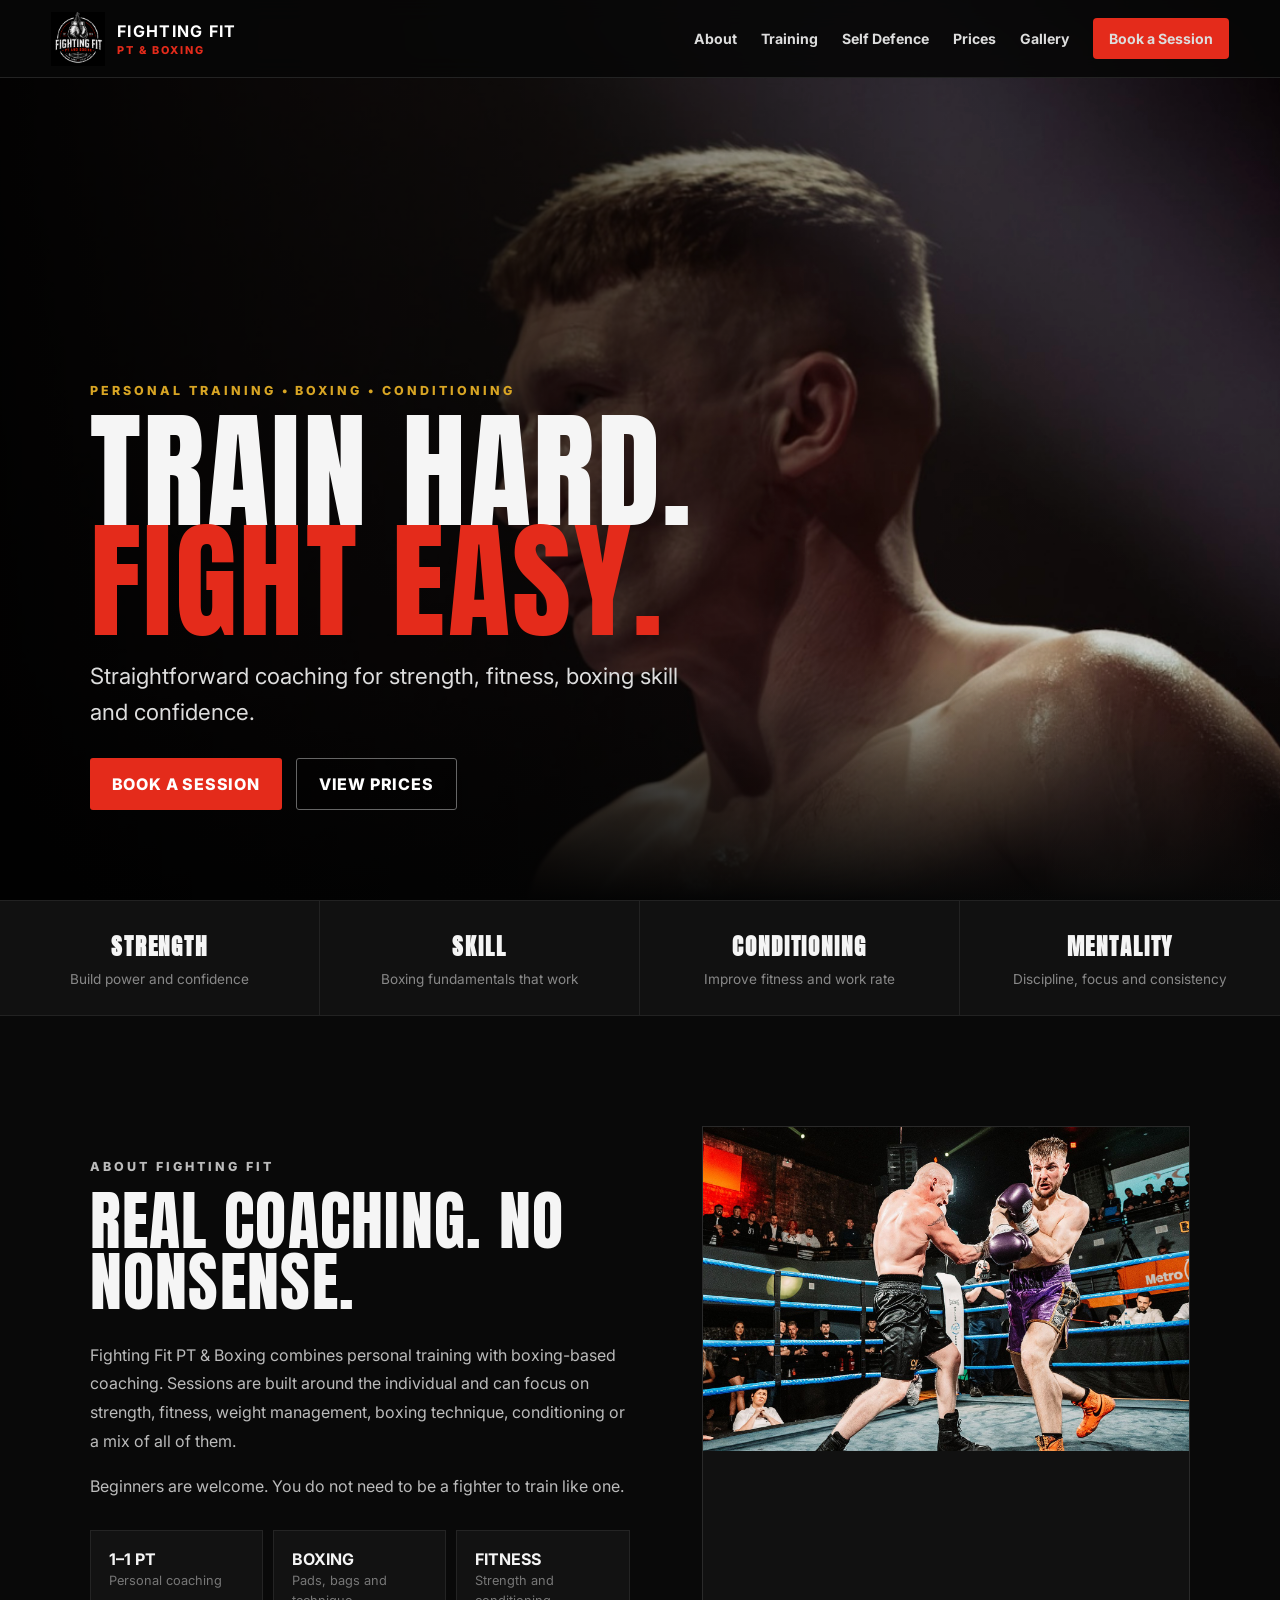
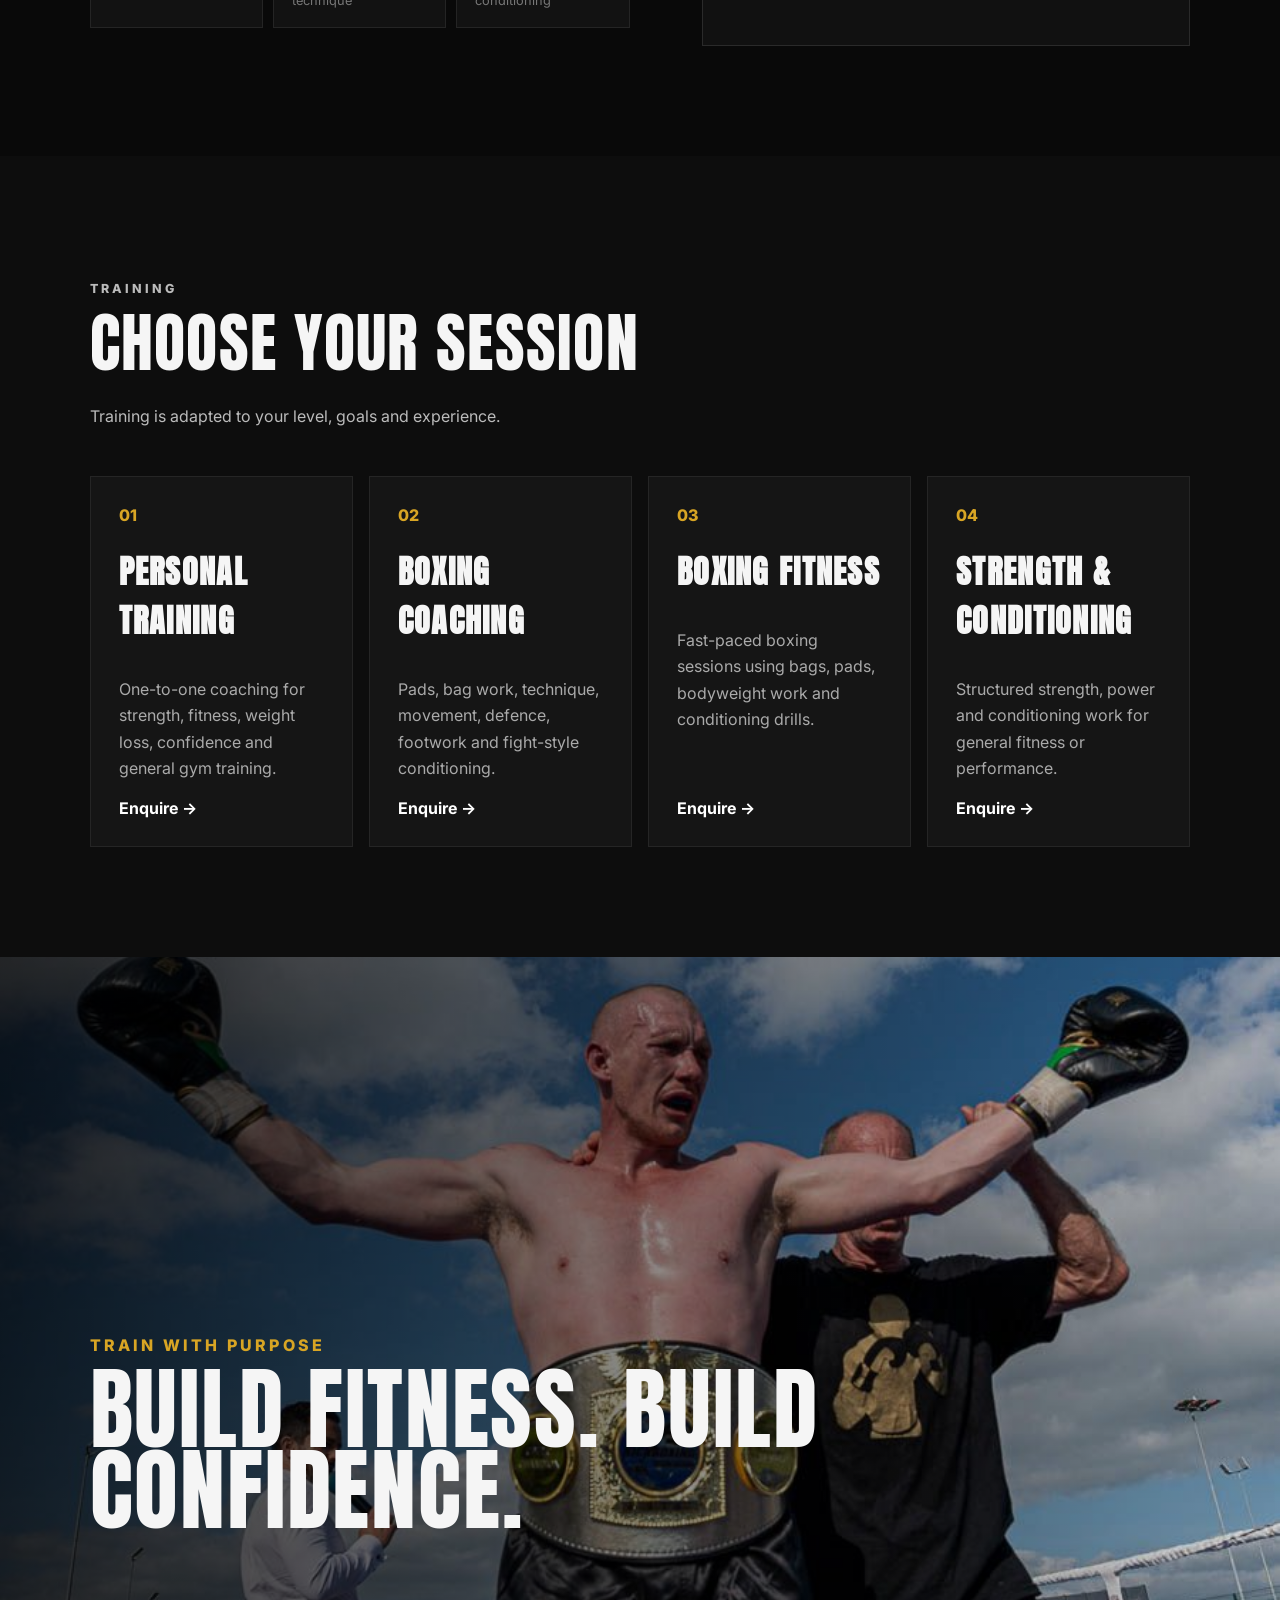
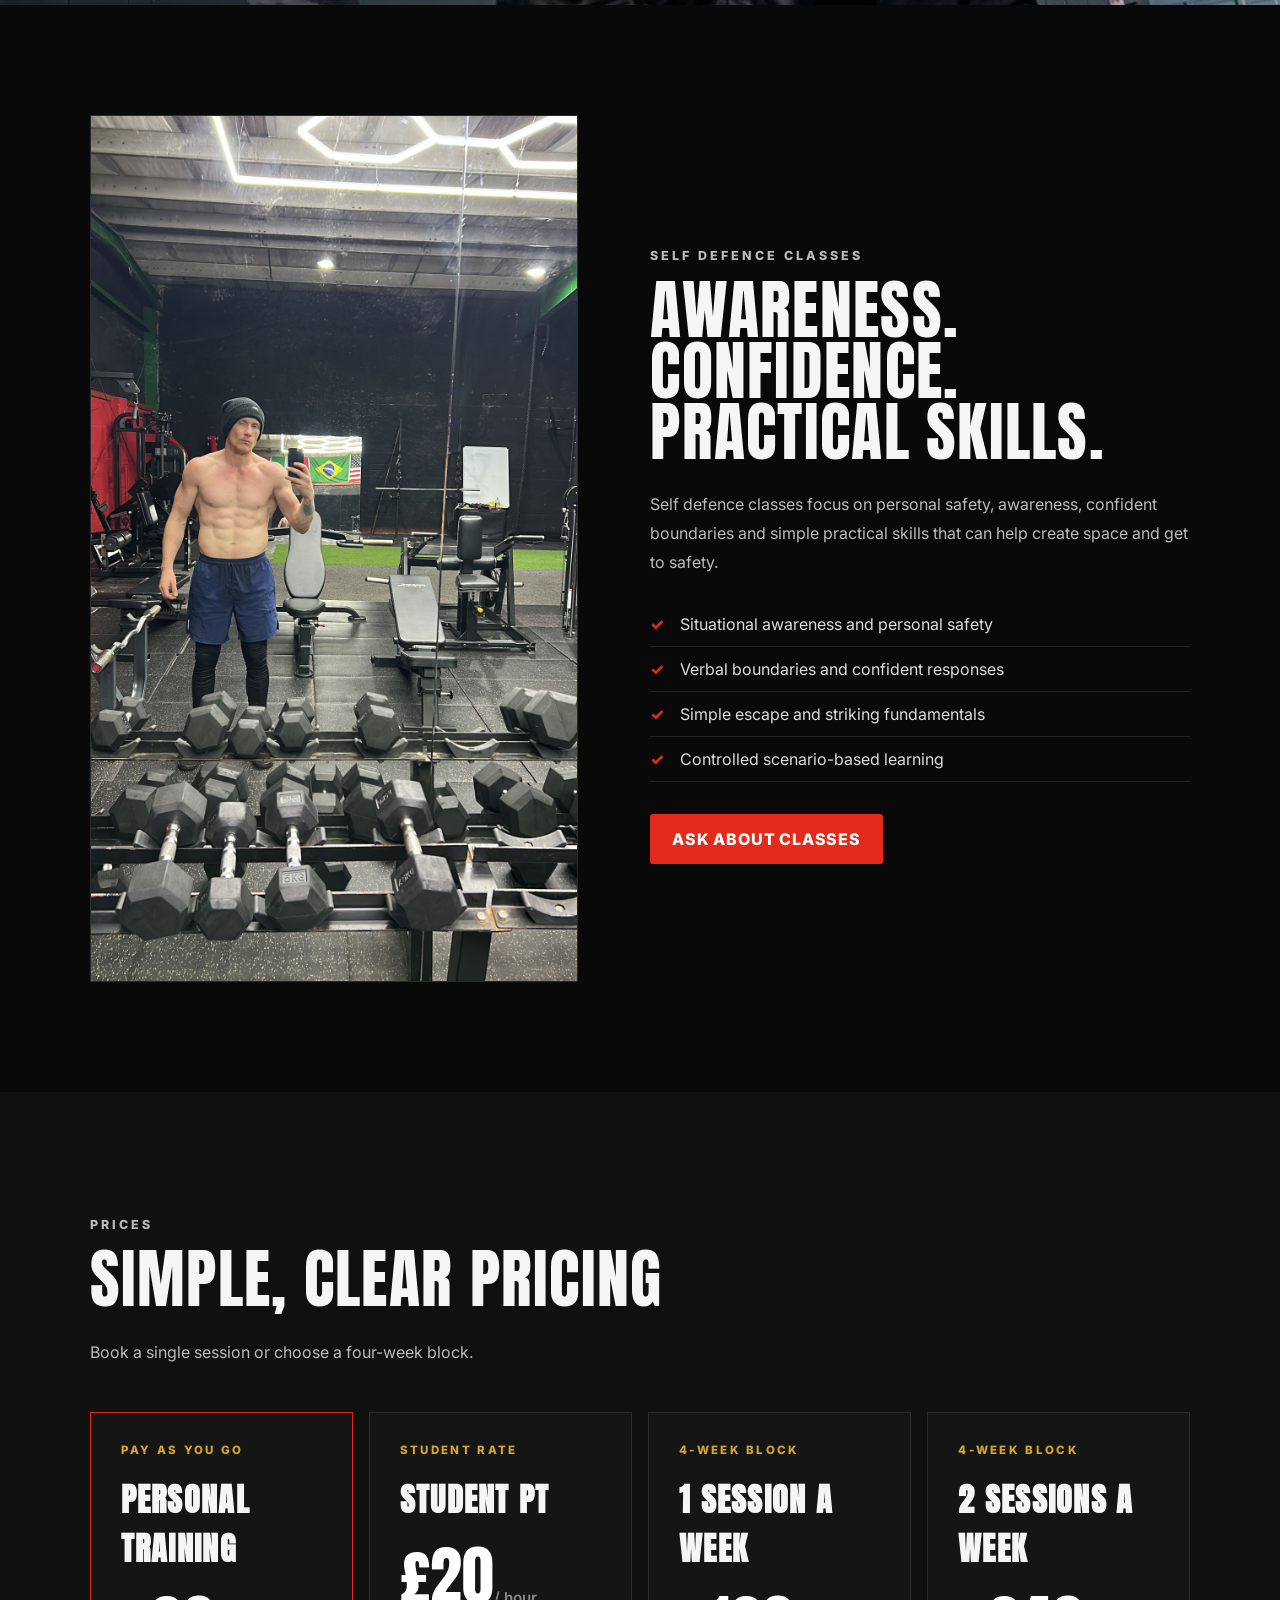
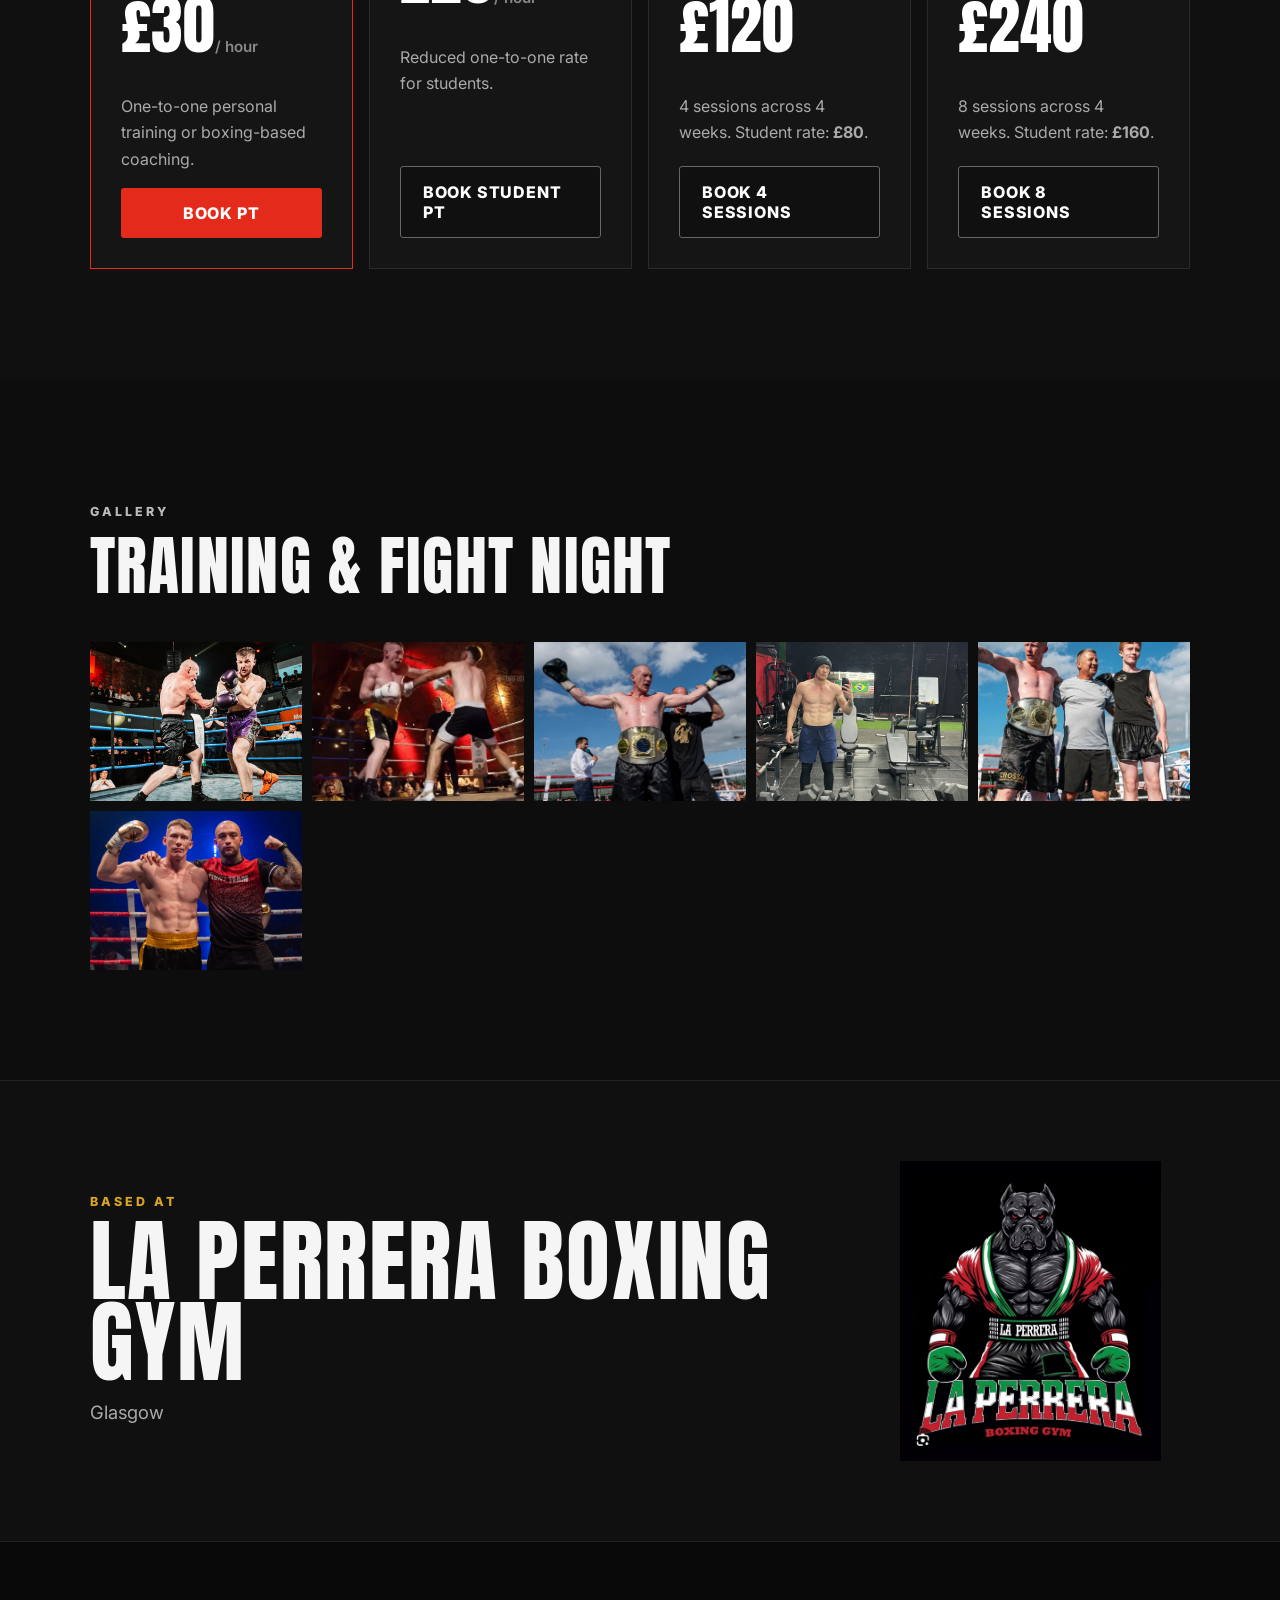
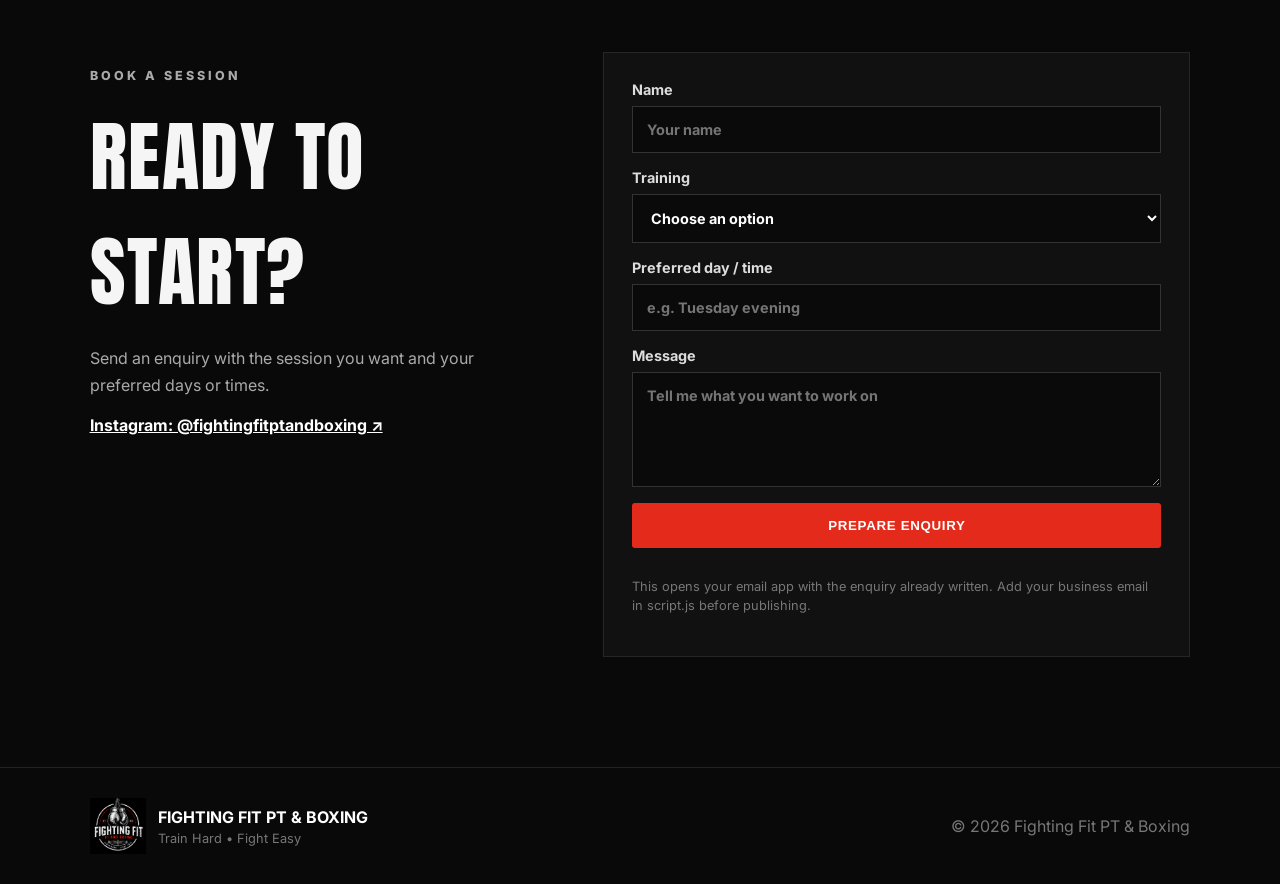
<file: index.html>
<!doctype html>
<html lang="en">
<head>
  <meta charset="utf-8">
  <meta name="viewport" content="width=device-width, initial-scale=1">
  <meta name="theme-color" content="#090909">
  <meta name="description" content="Fighting Fit PT & Boxing — personal training, boxing coaching, fitness and self defence classes in Glasgow.">
  <title>Fighting Fit PT & Boxing</title>
  <link rel="preconnect" href="https://fonts.googleapis.com">
  <link rel="preconnect" href="https://fonts.gstatic.com" crossorigin>
  <link href="https://fonts.googleapis.com/css2?family=Anton&family=Inter:wght@400;500;600;700;800&display=swap" rel="stylesheet">
  <link rel="stylesheet" href="styles.css">
</head>
<body>
<header class="site-header">
  <a class="brand" href="#home">
    <img src="fighting-fit-logo.png" alt="Fighting Fit PT and Boxing logo">
    <div><strong>FIGHTING FIT</strong><span>PT & BOXING</span></div>
  </a>
  <button class="menu-toggle" aria-expanded="false" aria-controls="nav">☰</button>
  <nav id="nav" class="nav">
    <a href="#about">About</a>
    <a href="#services">Training</a>
    <a href="#self-defence">Self Defence</a>
    <a href="#prices">Prices</a>
    <a href="#gallery">Gallery</a>
    <a class="nav-cta" href="#contact">Book a Session</a>
  </nav>
</header>

<main>
<section id="home" class="hero">
  <img class="hero-image" src="hero.jpg" alt="Fighting Fit boxer wearing gold gloves">
  <div class="hero-overlay"></div>
  <div class="hero-content">
    <p class="eyebrow">PERSONAL TRAINING • BOXING • CONDITIONING</p>
    <h1>TRAIN HARD.<br><span>FIGHT EASY.</span></h1>
    <p class="lead">Straightforward coaching for strength, fitness, boxing skill and confidence.</p>
    <div class="hero-actions">
      <a class="btn primary" href="#contact">Book a Session</a>
      <a class="btn ghost" href="#prices">View Prices</a>
    </div>
  </div>
</section>

<section class="proof-strip">
  <div><strong>STRENGTH</strong><span>Build power and confidence</span></div>
  <div><strong>SKILL</strong><span>Boxing fundamentals that work</span></div>
  <div><strong>CONDITIONING</strong><span>Improve fitness and work rate</span></div>
  <div><strong>MENTALITY</strong><span>Discipline, focus and consistency</span></div>
</section>

<section id="about" class="section split">
  <div class="copy">
    <p class="eyebrow">ABOUT FIGHTING FIT</p>
    <h2>REAL COACHING. NO NONSENSE.</h2>
    <p>Fighting Fit PT & Boxing combines personal training with boxing-based coaching. Sessions are built around the individual and can focus on strength, fitness, weight management, boxing technique, conditioning or a mix of all of them.</p>
    <p>Beginners are welcome. You do not need to be a fighter to train like one.</p>
    <div class="mini-cards">
      <div><b>1–1 PT</b><span>Personal coaching</span></div>
      <div><b>BOXING</b><span>Pads, bags and technique</span></div>
      <div><b>FITNESS</b><span>Strength and conditioning</span></div>
    </div>
  </div>
  <div class="media-card">
    <img src="fight-action.jpg" alt="Boxing action in the ring">
  </div>
</section>

<section id="services" class="section dark">
  <div class="section-heading">
    <p class="eyebrow">TRAINING</p>
    <h2>CHOOSE YOUR SESSION</h2>
    <p>Training is adapted to your level, goals and experience.</p>
  </div>
  <div class="service-grid">
    <article class="service-card">
      <span class="num">01</span>
      <h3>PERSONAL TRAINING</h3>
      <p>One-to-one coaching for strength, fitness, weight loss, confidence and general gym training.</p>
      <a href="#contact">Enquire →</a>
    </article>
    <article class="service-card">
      <span class="num">02</span>
      <h3>BOXING COACHING</h3>
      <p>Pads, bag work, technique, movement, defence, footwork and fight-style conditioning.</p>
      <a href="#contact">Enquire →</a>
    </article>
    <article class="service-card">
      <span class="num">03</span>
      <h3>BOXING FITNESS</h3>
      <p>Fast-paced boxing sessions using bags, pads, bodyweight work and conditioning drills.</p>
      <a href="#contact">Enquire →</a>
    </article>
    <article class="service-card">
      <span class="num">04</span>
      <h3>STRENGTH & CONDITIONING</h3>
      <p>Structured strength, power and conditioning work for general fitness or performance.</p>
      <a href="#contact">Enquire →</a>
    </article>
  </div>
</section>

<section class="wide-image">
  <img src="title-win.jpg" alt="Boxing title win">
  <div class="wide-copy">
    <span>TRAIN WITH PURPOSE</span>
    <h2>BUILD FITNESS. BUILD CONFIDENCE.</h2>
  </div>
</section>

<section id="self-defence" class="section split reverse">
  <div class="media-card">
    <img src="gym-training.jpg" alt="Gym training area">
  </div>
  <div class="copy">
    <p class="eyebrow">SELF DEFENCE CLASSES</p>
    <h2>AWARENESS. CONFIDENCE. PRACTICAL SKILLS.</h2>
    <p>Self defence classes focus on personal safety, awareness, confident boundaries and simple practical skills that can help create space and get to safety.</p>
    <ul class="tick-list">
      <li>Situational awareness and personal safety</li>
      <li>Verbal boundaries and confident responses</li>
      <li>Simple escape and striking fundamentals</li>
      <li>Controlled scenario-based learning</li>
    </ul>
    <a class="btn primary" href="#contact">Ask About Classes</a>
  </div>
</section>

<section id="prices" class="section prices-section">
  <div class="section-heading">
    <p class="eyebrow">PRICES</p>
    <h2>SIMPLE, CLEAR PRICING</h2>
    <p>Book a single session or choose a four-week block.</p>
  </div>

  <div class="price-grid">
    <article class="price-card featured">
      <span class="price-label">PAY AS YOU GO</span>
      <h3>PERSONAL TRAINING</h3>
      <div class="price">£30<span>/ hour</span></div>
      <p>One-to-one personal training or boxing-based coaching.</p>
      <a class="btn primary" href="#contact">Book PT</a>
    </article>

    <article class="price-card">
      <span class="price-label">STUDENT RATE</span>
      <h3>STUDENT PT</h3>
      <div class="price">£20<span>/ hour</span></div>
      <p>Reduced one-to-one rate for students.</p>
      <a class="btn ghost" href="#contact">Book Student PT</a>
    </article>

    <article class="price-card">
      <span class="price-label">4-WEEK BLOCK</span>
      <h3>1 SESSION A WEEK</h3>
      <div class="price">£120</div>
      <p>4 sessions across 4 weeks. Student rate: <strong>£80</strong>.</p>
      <a class="btn ghost" href="#contact">Book 4 Sessions</a>
    </article>

    <article class="price-card">
      <span class="price-label">4-WEEK BLOCK</span>
      <h3>2 SESSIONS A WEEK</h3>
      <div class="price">£240</div>
      <p>8 sessions across 4 weeks. Student rate: <strong>£160</strong>.</p>
      <a class="btn ghost" href="#contact">Book 8 Sessions</a>
    </article>
  </div>
</section>

<section id="gallery" class="section dark">
  <div class="section-heading">
    <p class="eyebrow">GALLERY</p>
    <h2>TRAINING & FIGHT NIGHT</h2>
  </div>
  <div class="gallery">
    <button class="gallery-item" data-full="fight-action.jpg"><img src="fight-action.jpg" alt="Fight action"></button>
    <button class="gallery-item" data-full="fight-action-2.jpg"><img src="fight-action-2.jpg" alt="Boxing fight action"></button>
    <button class="gallery-item" data-full="title-win.jpg"><img src="title-win.jpg" alt="Title win"></button>
    <button class="gallery-item" data-full="gym-training.jpg"><img src="gym-training.jpg" alt="Gym training"></button>
    <button class="gallery-item" data-full="ring-team.jpg"><img src="ring-team.jpg" alt="Ring team"></button>
    <button class="gallery-item" data-full="ring-coach.jpg"><img src="ring-coach.jpg" alt="Ring and coach"></button>
  </div>
</section>

<section class="gym-banner">
  <div>
    <p class="eyebrow">BASED AT</p>
    <h2>LA PERRERA BOXING GYM</h2>
    <p>Glasgow</p>
  </div>
  <img src="la-perrera-logo.jpg" alt="La Perrera Boxing Gym logo">
</section>

<section id="contact" class="section contact-section">
  <div class="contact-copy">
    <p class="eyebrow">BOOK A SESSION</p>
    <h2>READY TO START?</h2>
    <p>Send an enquiry with the session you want and your preferred days or times.</p>
    <a class="social-link" href="https://www.instagram.com/fightingfitptandboxing/" target="_blank" rel="noopener">Instagram: @fightingfitptandboxing ↗</a>
  </div>

  <form id="enquiryForm" class="contact-form">
    <label>Name
      <input id="name" name="name" required placeholder="Your name">
    </label>
    <label>Training
      <select id="training" name="training" required>
        <option value="">Choose an option</option>
        <option>Personal Training — £30/hour</option>
        <option>Student PT — £20/hour</option>
        <option>4 sessions — £120</option>
        <option>4 student sessions — £80</option>
        <option>8 sessions — £240</option>
        <option>8 student sessions — £160</option>
        <option>Boxing Coaching</option>
        <option>Boxing Fitness</option>
        <option>Self Defence Classes</option>
      </select>
    </label>
    <label>Preferred day / time
      <input id="time" name="time" placeholder="e.g. Tuesday evening">
    </label>
    <label>Message
      <textarea id="message" name="message" rows="5" placeholder="Tell me what you want to work on"></textarea>
    </label>
    <button class="btn primary" type="submit">Prepare Enquiry</button>
    <p class="form-note">This opens your email app with the enquiry already written. Add your business email in script.js before publishing.</p>
  </form>
</section>
</main>

<footer>
  <div class="footer-brand">
    <img src="fighting-fit-logo.png" alt="">
    <div><strong>FIGHTING FIT PT & BOXING</strong><span>Train Hard • Fight Easy</span></div>
  </div>
  <p>© <span id="year"></span> Fighting Fit PT & Boxing</p>
</footer>

<dialog id="lightbox">
  <button id="closeLightbox" aria-label="Close image">×</button>
  <img id="lightboxImg" alt="">
</dialog>

<script src="script.js"></script>
</body>
</html>
</file>
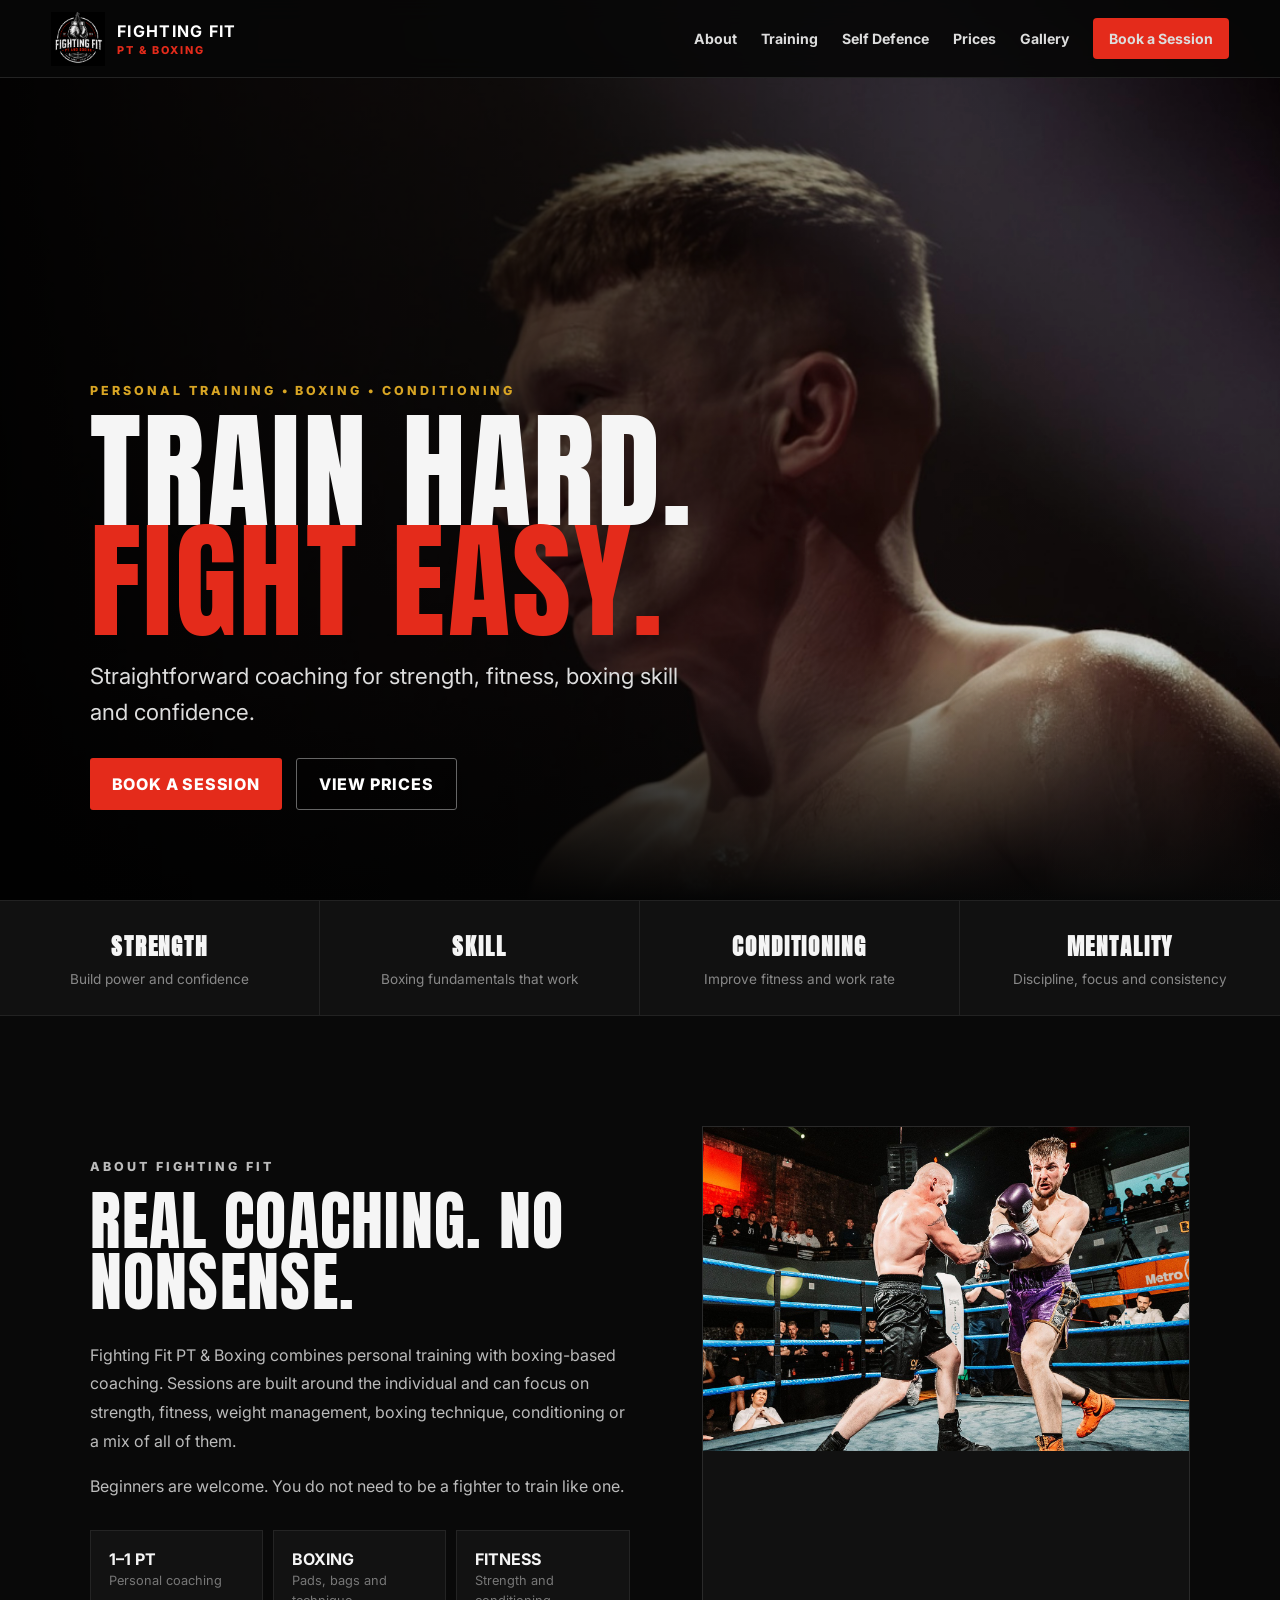
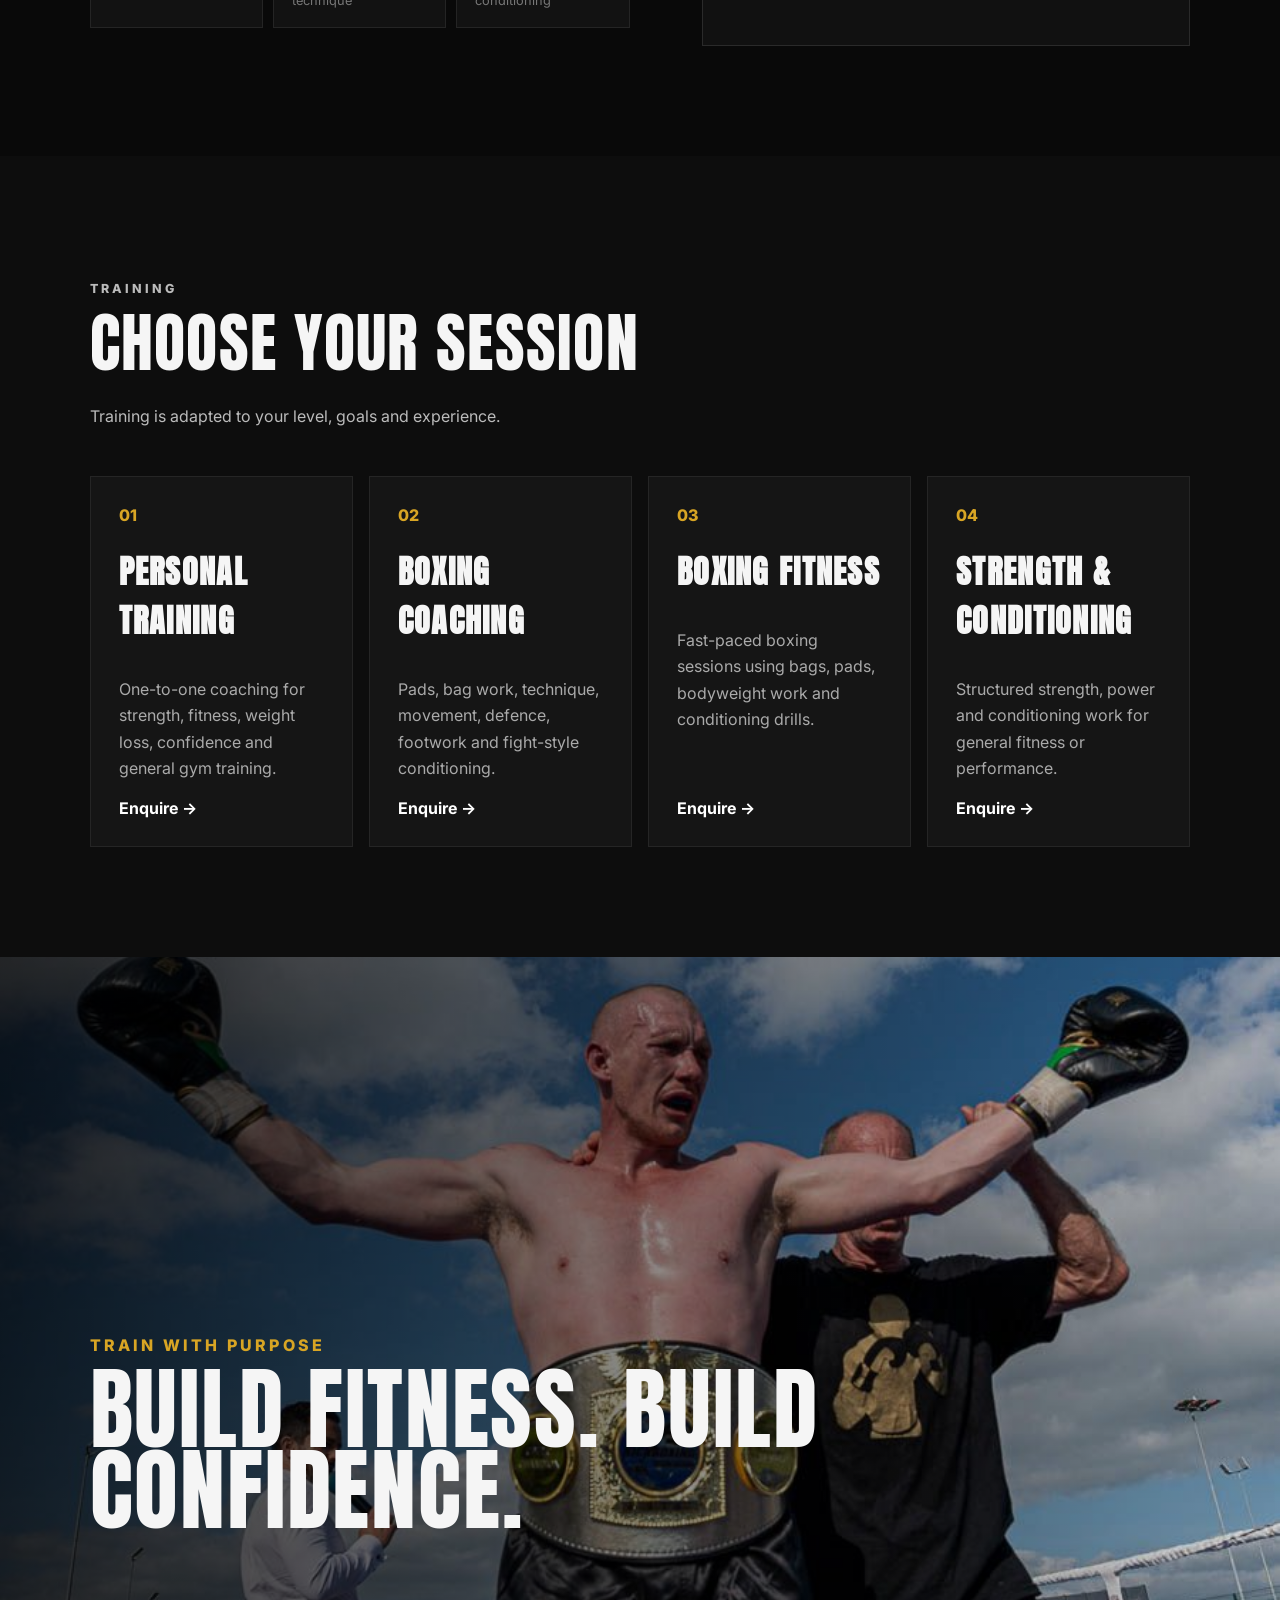
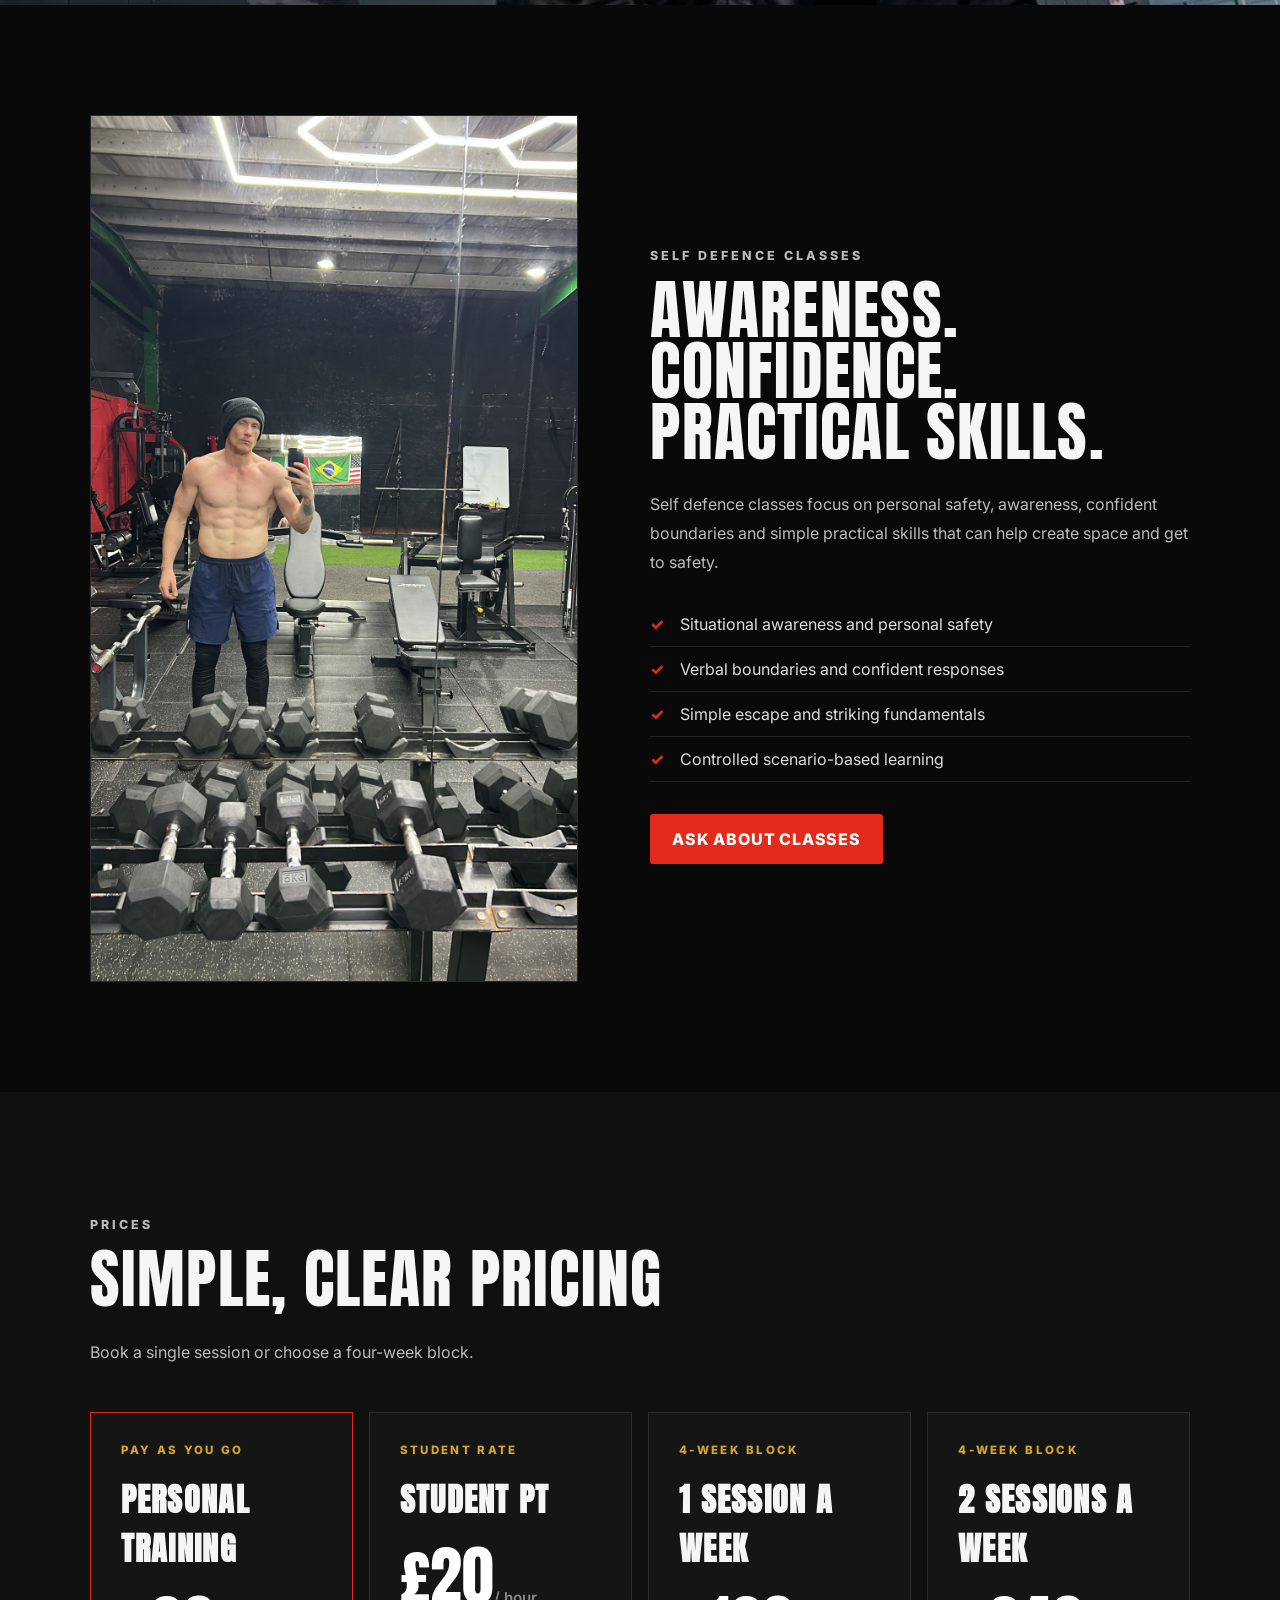
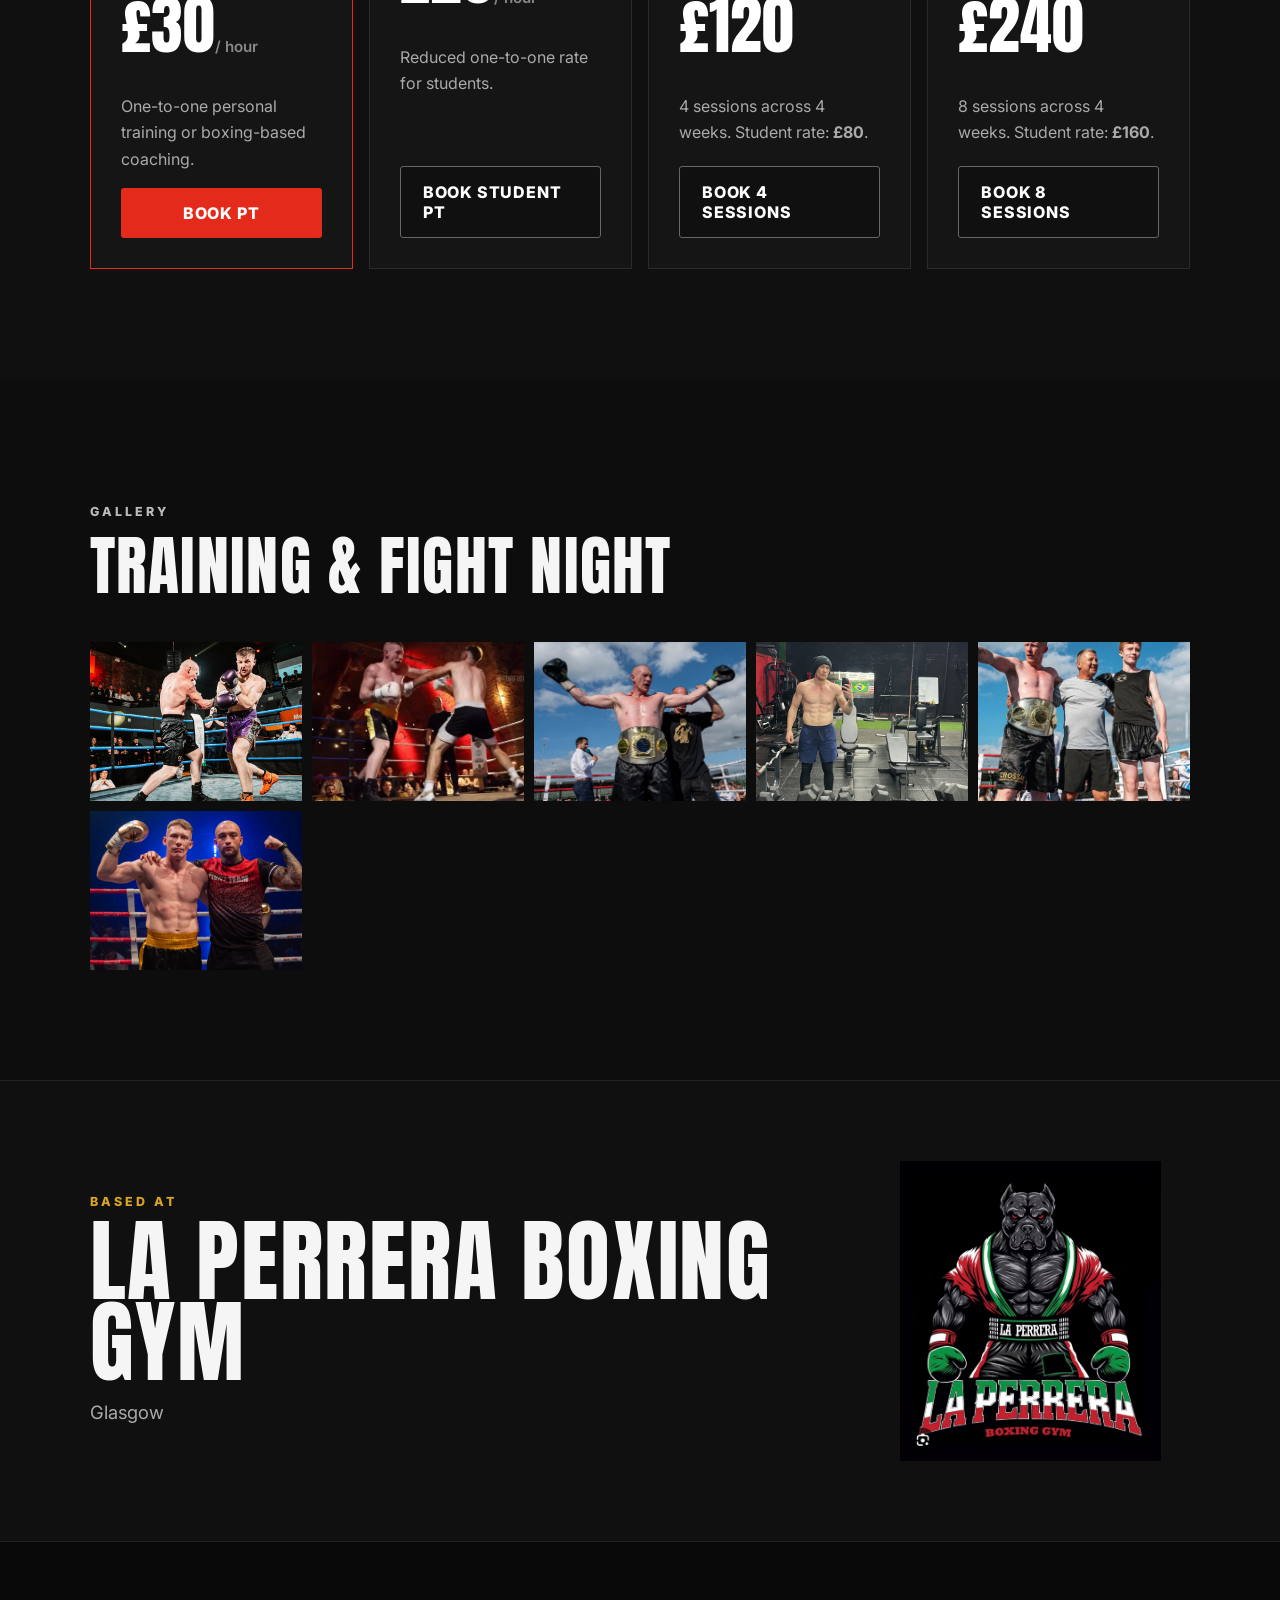
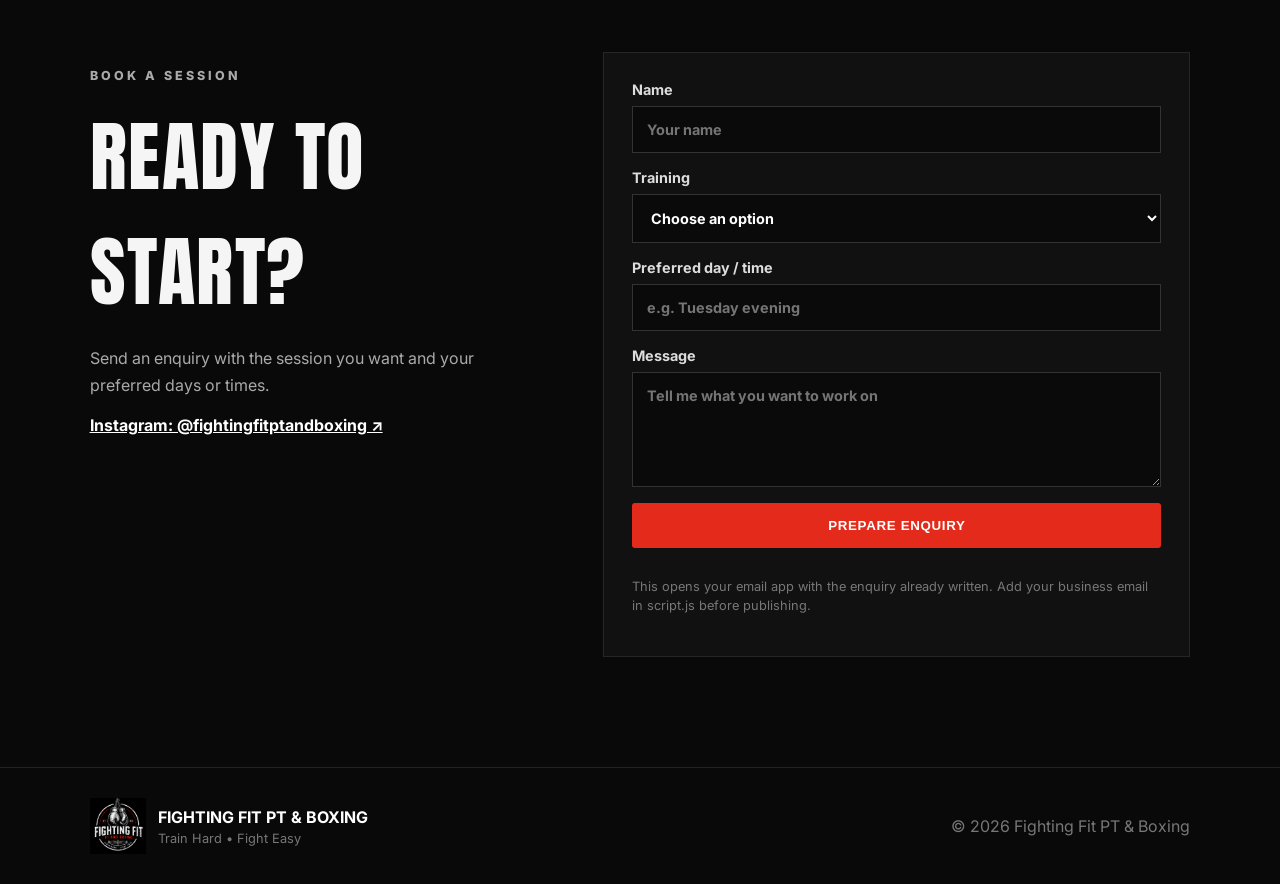
<file: Fighting_Fit_Website_COMPLETE/fighting_fit_website_final/index.html>
<!doctype html>
<html lang="en">
<head>
  <meta charset="utf-8">
  <meta name="viewport" content="width=device-width, initial-scale=1">
  <meta name="theme-color" content="#090909">
  <meta name="description" content="Fighting Fit PT & Boxing — personal training, boxing coaching, fitness and self defence classes in Glasgow.">
  <title>Fighting Fit PT & Boxing</title>
  <link rel="preconnect" href="https://fonts.googleapis.com">
  <link rel="preconnect" href="https://fonts.gstatic.com" crossorigin>
  <link href="https://fonts.googleapis.com/css2?family=Anton&family=Inter:wght@400;500;600;700;800&display=swap" rel="stylesheet">
  <link rel="stylesheet" href="styles.css">
</head>
<body>
<header class="site-header">
  <a class="brand" href="#home">
    <img src="assets/fighting-fit-logo.png" alt="Fighting Fit PT and Boxing logo">
    <div><strong>FIGHTING FIT</strong><span>PT & BOXING</span></div>
  </a>
  <button class="menu-toggle" aria-expanded="false" aria-controls="nav">☰</button>
  <nav id="nav" class="nav">
    <a href="#about">About</a>
    <a href="#services">Training</a>
    <a href="#self-defence">Self Defence</a>
    <a href="#prices">Prices</a>
    <a href="#gallery">Gallery</a>
    <a class="nav-cta" href="#contact">Book a Session</a>
  </nav>
</header>

<main>
<section id="home" class="hero">
  <img class="hero-image" src="assets/hero.jpg" alt="Fighting Fit boxer wearing gold gloves">
  <div class="hero-overlay"></div>
  <div class="hero-content">
    <p class="eyebrow">PERSONAL TRAINING • BOXING • CONDITIONING</p>
    <h1>TRAIN HARD.<br><span>FIGHT EASY.</span></h1>
    <p class="lead">Straightforward coaching for strength, fitness, boxing skill and confidence.</p>
    <div class="hero-actions">
      <a class="btn primary" href="#contact">Book a Session</a>
      <a class="btn ghost" href="#prices">View Prices</a>
    </div>
  </div>
</section>

<section class="proof-strip">
  <div><strong>STRENGTH</strong><span>Build power and confidence</span></div>
  <div><strong>SKILL</strong><span>Boxing fundamentals that work</span></div>
  <div><strong>CONDITIONING</strong><span>Improve fitness and work rate</span></div>
  <div><strong>MENTALITY</strong><span>Discipline, focus and consistency</span></div>
</section>

<section id="about" class="section split">
  <div class="copy">
    <p class="eyebrow">ABOUT FIGHTING FIT</p>
    <h2>REAL COACHING. NO NONSENSE.</h2>
    <p>Fighting Fit PT & Boxing combines personal training with boxing-based coaching. Sessions are built around the individual and can focus on strength, fitness, weight management, boxing technique, conditioning or a mix of all of them.</p>
    <p>Beginners are welcome. You do not need to be a fighter to train like one.</p>
    <div class="mini-cards">
      <div><b>1–1 PT</b><span>Personal coaching</span></div>
      <div><b>BOXING</b><span>Pads, bags and technique</span></div>
      <div><b>FITNESS</b><span>Strength and conditioning</span></div>
    </div>
  </div>
  <div class="media-card">
    <img src="assets/fight-action.jpg" alt="Boxing action in the ring">
  </div>
</section>

<section id="services" class="section dark">
  <div class="section-heading">
    <p class="eyebrow">TRAINING</p>
    <h2>CHOOSE YOUR SESSION</h2>
    <p>Training is adapted to your level, goals and experience.</p>
  </div>
  <div class="service-grid">
    <article class="service-card">
      <span class="num">01</span>
      <h3>PERSONAL TRAINING</h3>
      <p>One-to-one coaching for strength, fitness, weight loss, confidence and general gym training.</p>
      <a href="#contact">Enquire →</a>
    </article>
    <article class="service-card">
      <span class="num">02</span>
      <h3>BOXING COACHING</h3>
      <p>Pads, bag work, technique, movement, defence, footwork and fight-style conditioning.</p>
      <a href="#contact">Enquire →</a>
    </article>
    <article class="service-card">
      <span class="num">03</span>
      <h3>BOXING FITNESS</h3>
      <p>Fast-paced boxing sessions using bags, pads, bodyweight work and conditioning drills.</p>
      <a href="#contact">Enquire →</a>
    </article>
    <article class="service-card">
      <span class="num">04</span>
      <h3>STRENGTH & CONDITIONING</h3>
      <p>Structured strength, power and conditioning work for general fitness or performance.</p>
      <a href="#contact">Enquire →</a>
    </article>
  </div>
</section>

<section class="wide-image">
  <img src="assets/title-win.jpg" alt="Boxing title win">
  <div class="wide-copy">
    <span>TRAIN WITH PURPOSE</span>
    <h2>BUILD FITNESS. BUILD CONFIDENCE.</h2>
  </div>
</section>

<section id="self-defence" class="section split reverse">
  <div class="media-card">
    <img src="assets/gym-training.jpg" alt="Gym training area">
  </div>
  <div class="copy">
    <p class="eyebrow">SELF DEFENCE CLASSES</p>
    <h2>AWARENESS. CONFIDENCE. PRACTICAL SKILLS.</h2>
    <p>Self defence classes focus on personal safety, awareness, confident boundaries and simple practical skills that can help create space and get to safety.</p>
    <ul class="tick-list">
      <li>Situational awareness and personal safety</li>
      <li>Verbal boundaries and confident responses</li>
      <li>Simple escape and striking fundamentals</li>
      <li>Controlled scenario-based learning</li>
    </ul>
    <a class="btn primary" href="#contact">Ask About Classes</a>
  </div>
</section>

<section id="prices" class="section prices-section">
  <div class="section-heading">
    <p class="eyebrow">PRICES</p>
    <h2>SIMPLE, CLEAR PRICING</h2>
    <p>Book a single session or choose a four-week block.</p>
  </div>

  <div class="price-grid">
    <article class="price-card featured">
      <span class="price-label">PAY AS YOU GO</span>
      <h3>PERSONAL TRAINING</h3>
      <div class="price">£30<span>/ hour</span></div>
      <p>One-to-one personal training or boxing-based coaching.</p>
      <a class="btn primary" href="#contact">Book PT</a>
    </article>

    <article class="price-card">
      <span class="price-label">STUDENT RATE</span>
      <h3>STUDENT PT</h3>
      <div class="price">£20<span>/ hour</span></div>
      <p>Reduced one-to-one rate for students.</p>
      <a class="btn ghost" href="#contact">Book Student PT</a>
    </article>

    <article class="price-card">
      <span class="price-label">4-WEEK BLOCK</span>
      <h3>1 SESSION A WEEK</h3>
      <div class="price">£120</div>
      <p>4 sessions across 4 weeks. Student rate: <strong>£80</strong>.</p>
      <a class="btn ghost" href="#contact">Book 4 Sessions</a>
    </article>

    <article class="price-card">
      <span class="price-label">4-WEEK BLOCK</span>
      <h3>2 SESSIONS A WEEK</h3>
      <div class="price">£240</div>
      <p>8 sessions across 4 weeks. Student rate: <strong>£160</strong>.</p>
      <a class="btn ghost" href="#contact">Book 8 Sessions</a>
    </article>
  </div>
</section>

<section id="gallery" class="section dark">
  <div class="section-heading">
    <p class="eyebrow">GALLERY</p>
    <h2>TRAINING & FIGHT NIGHT</h2>
  </div>
  <div class="gallery">
    <button class="gallery-item" data-full="assets/fight-action.jpg"><img src="assets/fight-action.jpg" alt="Fight action"></button>
    <button class="gallery-item" data-full="assets/fight-action-2.jpg"><img src="assets/fight-action-2.jpg" alt="Boxing fight action"></button>
    <button class="gallery-item" data-full="assets/title-win.jpg"><img src="assets/title-win.jpg" alt="Title win"></button>
    <button class="gallery-item" data-full="assets/gym-training.jpg"><img src="assets/gym-training.jpg" alt="Gym training"></button>
    <button class="gallery-item" data-full="assets/ring-team.jpg"><img src="assets/ring-team.jpg" alt="Ring team"></button>
    <button class="gallery-item" data-full="assets/ring-coach.jpg"><img src="assets/ring-coach.jpg" alt="Ring and coach"></button>
  </div>
</section>

<section class="gym-banner">
  <div>
    <p class="eyebrow">BASED AT</p>
    <h2>LA PERRERA BOXING GYM</h2>
    <p>Glasgow</p>
  </div>
  <img src="assets/la-perrera-logo.jpg" alt="La Perrera Boxing Gym logo">
</section>

<section id="contact" class="section contact-section">
  <div class="contact-copy">
    <p class="eyebrow">BOOK A SESSION</p>
    <h2>READY TO START?</h2>
    <p>Send an enquiry with the session you want and your preferred days or times.</p>
    <a class="social-link" href="https://www.instagram.com/fightingfitptandboxing/" target="_blank" rel="noopener">Instagram: @fightingfitptandboxing ↗</a>
  </div>

  <form id="enquiryForm" class="contact-form">
    <label>Name
      <input id="name" name="name" required placeholder="Your name">
    </label>
    <label>Training
      <select id="training" name="training" required>
        <option value="">Choose an option</option>
        <option>Personal Training — £30/hour</option>
        <option>Student PT — £20/hour</option>
        <option>4 sessions — £120</option>
        <option>4 student sessions — £80</option>
        <option>8 sessions — £240</option>
        <option>8 student sessions — £160</option>
        <option>Boxing Coaching</option>
        <option>Boxing Fitness</option>
        <option>Self Defence Classes</option>
      </select>
    </label>
    <label>Preferred day / time
      <input id="time" name="time" placeholder="e.g. Tuesday evening">
    </label>
    <label>Message
      <textarea id="message" name="message" rows="5" placeholder="Tell me what you want to work on"></textarea>
    </label>
    <button class="btn primary" type="submit">Prepare Enquiry</button>
    <p class="form-note">This opens your email app with the enquiry already written. Add your business email in script.js before publishing.</p>
  </form>
</section>
</main>

<footer>
  <div class="footer-brand">
    <img src="assets/fighting-fit-logo.png" alt="">
    <div><strong>FIGHTING FIT PT & BOXING</strong><span>Train Hard • Fight Easy</span></div>
  </div>
  <p>© <span id="year"></span> Fighting Fit PT & Boxing</p>
</footer>

<dialog id="lightbox">
  <button id="closeLightbox" aria-label="Close image">×</button>
  <img id="lightboxImg" alt="">
</dialog>

<script src="script.js"></script>
</body>
</html>
</file>
<file: styles.css>
*{box-sizing:border-box}html{scroll-behavior:smooth}body{margin:0;background:#090909;color:#f5f5f5;font-family:Inter,Arial,sans-serif}.site-header{position:fixed;top:0;left:0;right:0;z-index:1000;height:78px;display:flex;align-items:center;justify-content:space-between;padding:10px clamp(18px,4vw,64px);background:rgba(7,7,7,.9);backdrop-filter:blur(12px);border-bottom:1px solid #232323}.brand{display:flex;align-items:center;gap:12px;color:#fff;text-decoration:none}.brand img{width:54px;height:54px;object-fit:contain}.brand strong,.brand span{display:block}.brand strong{letter-spacing:.08em}.brand span{font-size:.68rem;color:#e42b1b;font-weight:800;letter-spacing:.18em;margin-top:2px}.nav{display:flex;align-items:center;gap:24px}.nav a{color:#ddd;text-decoration:none;font-weight:700;font-size:.88rem}.nav a:hover{color:#fff}.nav-cta{background:#e42b1b;padding:12px 16px;border-radius:4px}.menu-toggle{display:none;background:none;color:white;border:0;font-size:28px}.hero{min-height:100vh;position:relative;display:grid;align-items:end;overflow:hidden}.hero-image{position:absolute;inset:0;width:100%;height:100%;object-fit:cover;object-position:center 25%;filter:saturate(.9) contrast(1.06)}.hero-overlay{position:absolute;inset:0;background:linear-gradient(90deg,rgba(0,0,0,.94) 0%,rgba(0,0,0,.64) 42%,rgba(0,0,0,.18) 74%),linear-gradient(0deg,#090909 0%,transparent 26%)}.hero-content{position:relative;z-index:2;max-width:900px;padding:150px clamp(20px,7vw,110px) 90px}.eyebrow{color:#d8a524;font-weight:800;letter-spacing:.24em;font-size:.78rem}.hero h1,.section h2,.wide-copy h2,.gym-banner h2{font-family:Anton,Impact,sans-serif;font-weight:400;letter-spacing:.02em}.hero h1{font-size:clamp(4.1rem,10vw,9rem);line-height:.86;margin:18px 0}.hero h1 span{color:#e42b1b}.lead{font-size:clamp(1.05rem,2vw,1.4rem);max-width:620px;color:#ddd;line-height:1.6}.hero-actions{display:flex;gap:14px;flex-wrap:wrap;margin-top:28px}.btn{display:inline-flex;align-items:center;justify-content:center;text-decoration:none;border:0;cursor:pointer;border-radius:3px;padding:15px 22px;font-weight:800;text-transform:uppercase;letter-spacing:.05em}.primary{background:#e42b1b;color:#fff}.primary:hover{background:#ff3b2b}.ghost{color:#fff;border:1px solid #666;background:rgba(0,0,0,.25)}.proof-strip{display:grid;grid-template-columns:repeat(4,1fr);border-top:1px solid #222;border-bottom:1px solid #222;background:#111}.proof-strip div{padding:28px 24px;text-align:center;border-right:1px solid #222}.proof-strip div:last-child{border-right:0}.proof-strip strong{display:block;font-family:Anton,Impact,sans-serif;font-size:1.45rem;letter-spacing:.08em}.proof-strip span{display:block;color:#888;margin-top:7px;font-size:.85rem}.section{padding:110px clamp(20px,7vw,110px)}.dark{background:#0d0d0d}.split{display:grid;grid-template-columns:1.05fr .95fr;gap:72px;align-items:center}.reverse{grid-template-columns:.95fr 1.05fr}.copy h2,.section-heading h2{font-size:clamp(2.5rem,5vw,5rem);line-height:.95;margin:12px 0 28px}.copy p,.section-heading p{color:#bbb;line-height:1.8}.media-card{overflow:hidden;border:1px solid #2a2a2a;background:#111;min-height:520px}.media-card img{width:100%;height:100%;object-fit:cover;display:block}.mini-cards{display:grid;grid-template-columns:repeat(3,1fr);gap:10px;margin-top:30px}.mini-cards div{background:#121212;border:1px solid #242424;padding:18px}.mini-cards b{display:block}.mini-cards span{color:#777;font-size:.8rem}.section-heading{max-width:780px;margin-bottom:45px}.service-grid{display:grid;grid-template-columns:repeat(4,1fr);gap:16px}.service-card{background:#151515;border:1px solid #252525;padding:28px;min-height:315px;display:flex;flex-direction:column}.service-card:hover{transform:translateY(-4px);transition:.2s;border-color:#444}.service-card .num{color:#d8a524;font-weight:800}.service-card h3{font-family:Anton,Impact,sans-serif;font-size:2rem;letter-spacing:.04em;margin:22px 0 15px}.service-card p{color:#aaa;line-height:1.65}.service-card a{margin-top:auto;color:#fff;text-decoration:none;font-weight:700}.wide-image{position:relative;height:72vh;min-height:520px;overflow:hidden}.wide-image img{width:100%;height:100%;object-fit:cover;object-position:center 38%}.wide-image:after{content:"";position:absolute;inset:0;background:linear-gradient(90deg,rgba(0,0,0,.8),rgba(0,0,0,.12))}.wide-copy{position:absolute;z-index:2;left:clamp(20px,7vw,110px);bottom:60px;max-width:760px}.wide-copy span{color:#d8a524;font-weight:800;letter-spacing:.2em}.wide-copy h2{font-size:clamp(3rem,7vw,7rem);line-height:.9;margin:14px 0}.tick-list{padding:0;list-style:none;margin:25px 0 32px}.tick-list li{padding:12px 0 12px 30px;border-bottom:1px solid #222;color:#ddd;position:relative}.tick-list li:before{content:"✓";position:absolute;left:0;color:#e42b1b;font-weight:800}.prices-section{background:#101010}.price-grid{display:grid;grid-template-columns:repeat(4,1fr);gap:16px}.price-card{background:#151515;border:1px solid #2a2a2a;padding:30px;display:flex;flex-direction:column;min-height:360px}.price-card.featured{border-color:#e42b1b}.price-label{font-size:.72rem;letter-spacing:.2em;color:#d8a524;font-weight:800}.price-card h3{font-family:Anton,Impact,sans-serif;font-size:2rem;letter-spacing:.04em;margin:18px 0 8px}.price{font-family:Anton,Impact,sans-serif;font-size:4rem;line-height:1;color:#fff;margin:12px 0 20px}.price span{font-family:Inter,Arial,sans-serif;font-size:.95rem;color:#888;font-weight:600}.price-card p{color:#aaa;line-height:1.65}.price-card .btn{margin-top:auto}.gallery{display:grid;grid-template-columns:repeat(5,1fr);gap:10px}.gallery-item{padding:0;border:0;background:#111;overflow:hidden;aspect-ratio:4/3;cursor:pointer}.gallery-item img{width:100%;height:100%;object-fit:cover;transition:.25s}.gallery-item:hover img{transform:scale(1.035)}.gym-banner{display:grid;grid-template-columns:1fr 320px;gap:40px;align-items:center;padding:80px clamp(20px,7vw,110px);background:#101010;border-top:1px solid #222;border-bottom:1px solid #222}.gym-banner h2{font-size:clamp(3rem,7vw,6.5rem);line-height:.9;margin:10px 0}.gym-banner p:last-child{color:#aaa;font-size:1.15rem}.gym-banner img{width:100%;max-height:300px;object-fit:contain}.contact-section{display:grid;grid-template-columns:.85fr 1.15fr;gap:80px}.contact-copy h2{font-size:clamp(3rem,6vw,6rem);margin:12px 0}.contact-copy p{color:#aaa;line-height:1.7}.social-link{color:#fff;font-weight:700}.contact-form{display:grid;gap:16px;background:#111;border:1px solid #262626;padding:28px}.contact-form label{display:grid;gap:8px;color:#ddd;font-weight:700;font-size:.9rem}.contact-form input,.contact-form select,.contact-form textarea{width:100%;background:#0a0a0a;border:1px solid #333;color:#fff;padding:14px;font:inherit}.contact-form input:focus,.contact-form select:focus,.contact-form textarea:focus{outline:2px solid #e42b1b;outline-offset:1px}.form-note{font-size:.8rem;color:#777;line-height:1.5}footer{display:flex;align-items:center;justify-content:space-between;gap:20px;padding:30px clamp(20px,7vw,110px);border-top:1px solid #222;color:#777}.footer-brand{display:flex;align-items:center;gap:12px}.footer-brand img{width:56px;height:56px;object-fit:contain}.footer-brand strong,.footer-brand span{display:block}.footer-brand strong{color:#fff}.footer-brand span{font-size:.8rem;margin-top:4px}dialog{background:#060606;border:1px solid #333;padding:0;max-width:min(92vw,1200px);max-height:92vh}dialog::backdrop{background:rgba(0,0,0,.9)}dialog img{display:block;max-width:92vw;max-height:88vh;object-fit:contain}#closeLightbox{position:absolute;right:10px;top:10px;width:42px;height:42px;border-radius:50%;border:0;background:#000;color:#fff;font-size:28px;cursor:pointer}
@media(max-width:1050px){.service-grid,.price-grid{grid-template-columns:repeat(2,1fr)}.gallery{grid-template-columns:repeat(3,1fr)}}
@media(max-width:950px){.menu-toggle{display:block}.nav{display:none;position:absolute;top:78px;left:0;right:0;background:#0a0a0a;padding:20px;flex-direction:column;align-items:stretch;border-bottom:1px solid #222}.nav.open{display:flex}.nav a{text-align:center;padding:10px}.proof-strip{grid-template-columns:repeat(2,1fr)}.split,.reverse,.contact-section{grid-template-columns:1fr;gap:38px}.gym-banner{grid-template-columns:1fr}.gym-banner img{max-width:240px}.gallery{grid-template-columns:repeat(2,1fr)}}
@media(max-width:600px){.site-header{height:68px}.brand img{width:44px;height:44px}.brand strong{font-size:.85rem}.nav{top:68px}.hero-content{padding:120px 20px 55px}.hero h1{font-size:4.2rem}.hero-image{object-position:60% center}.proof-strip{grid-template-columns:1fr 1fr}.proof-strip div{padding:20px 12px}.section{padding:78px 20px}.service-grid,.price-grid,.gallery,.mini-cards{grid-template-columns:1fr}.media-card{min-height:430px}.wide-image{height:62vh}.gym-banner{padding:65px 20px}.contact-form{padding:20px}footer{align-items:flex-start;flex-direction:column}}
</file>
<file: Fighting_Fit_Website_COMPLETE/fighting_fit_website_final/styles.css>
*{box-sizing:border-box}html{scroll-behavior:smooth}body{margin:0;background:#090909;color:#f5f5f5;font-family:Inter,Arial,sans-serif}.site-header{position:fixed;top:0;left:0;right:0;z-index:1000;height:78px;display:flex;align-items:center;justify-content:space-between;padding:10px clamp(18px,4vw,64px);background:rgba(7,7,7,.9);backdrop-filter:blur(12px);border-bottom:1px solid #232323}.brand{display:flex;align-items:center;gap:12px;color:#fff;text-decoration:none}.brand img{width:54px;height:54px;object-fit:contain}.brand strong,.brand span{display:block}.brand strong{letter-spacing:.08em}.brand span{font-size:.68rem;color:#e42b1b;font-weight:800;letter-spacing:.18em;margin-top:2px}.nav{display:flex;align-items:center;gap:24px}.nav a{color:#ddd;text-decoration:none;font-weight:700;font-size:.88rem}.nav a:hover{color:#fff}.nav-cta{background:#e42b1b;padding:12px 16px;border-radius:4px}.menu-toggle{display:none;background:none;color:white;border:0;font-size:28px}.hero{min-height:100vh;position:relative;display:grid;align-items:end;overflow:hidden}.hero-image{position:absolute;inset:0;width:100%;height:100%;object-fit:cover;object-position:center 25%;filter:saturate(.9) contrast(1.06)}.hero-overlay{position:absolute;inset:0;background:linear-gradient(90deg,rgba(0,0,0,.94) 0%,rgba(0,0,0,.64) 42%,rgba(0,0,0,.18) 74%),linear-gradient(0deg,#090909 0%,transparent 26%)}.hero-content{position:relative;z-index:2;max-width:900px;padding:150px clamp(20px,7vw,110px) 90px}.eyebrow{color:#d8a524;font-weight:800;letter-spacing:.24em;font-size:.78rem}.hero h1,.section h2,.wide-copy h2,.gym-banner h2{font-family:Anton,Impact,sans-serif;font-weight:400;letter-spacing:.02em}.hero h1{font-size:clamp(4.1rem,10vw,9rem);line-height:.86;margin:18px 0}.hero h1 span{color:#e42b1b}.lead{font-size:clamp(1.05rem,2vw,1.4rem);max-width:620px;color:#ddd;line-height:1.6}.hero-actions{display:flex;gap:14px;flex-wrap:wrap;margin-top:28px}.btn{display:inline-flex;align-items:center;justify-content:center;text-decoration:none;border:0;cursor:pointer;border-radius:3px;padding:15px 22px;font-weight:800;text-transform:uppercase;letter-spacing:.05em}.primary{background:#e42b1b;color:#fff}.primary:hover{background:#ff3b2b}.ghost{color:#fff;border:1px solid #666;background:rgba(0,0,0,.25)}.proof-strip{display:grid;grid-template-columns:repeat(4,1fr);border-top:1px solid #222;border-bottom:1px solid #222;background:#111}.proof-strip div{padding:28px 24px;text-align:center;border-right:1px solid #222}.proof-strip div:last-child{border-right:0}.proof-strip strong{display:block;font-family:Anton,Impact,sans-serif;font-size:1.45rem;letter-spacing:.08em}.proof-strip span{display:block;color:#888;margin-top:7px;font-size:.85rem}.section{padding:110px clamp(20px,7vw,110px)}.dark{background:#0d0d0d}.split{display:grid;grid-template-columns:1.05fr .95fr;gap:72px;align-items:center}.reverse{grid-template-columns:.95fr 1.05fr}.copy h2,.section-heading h2{font-size:clamp(2.5rem,5vw,5rem);line-height:.95;margin:12px 0 28px}.copy p,.section-heading p{color:#bbb;line-height:1.8}.media-card{overflow:hidden;border:1px solid #2a2a2a;background:#111;min-height:520px}.media-card img{width:100%;height:100%;object-fit:cover;display:block}.mini-cards{display:grid;grid-template-columns:repeat(3,1fr);gap:10px;margin-top:30px}.mini-cards div{background:#121212;border:1px solid #242424;padding:18px}.mini-cards b{display:block}.mini-cards span{color:#777;font-size:.8rem}.section-heading{max-width:780px;margin-bottom:45px}.service-grid{display:grid;grid-template-columns:repeat(4,1fr);gap:16px}.service-card{background:#151515;border:1px solid #252525;padding:28px;min-height:315px;display:flex;flex-direction:column}.service-card:hover{transform:translateY(-4px);transition:.2s;border-color:#444}.service-card .num{color:#d8a524;font-weight:800}.service-card h3{font-family:Anton,Impact,sans-serif;font-size:2rem;letter-spacing:.04em;margin:22px 0 15px}.service-card p{color:#aaa;line-height:1.65}.service-card a{margin-top:auto;color:#fff;text-decoration:none;font-weight:700}.wide-image{position:relative;height:72vh;min-height:520px;overflow:hidden}.wide-image img{width:100%;height:100%;object-fit:cover;object-position:center 38%}.wide-image:after{content:"";position:absolute;inset:0;background:linear-gradient(90deg,rgba(0,0,0,.8),rgba(0,0,0,.12))}.wide-copy{position:absolute;z-index:2;left:clamp(20px,7vw,110px);bottom:60px;max-width:760px}.wide-copy span{color:#d8a524;font-weight:800;letter-spacing:.2em}.wide-copy h2{font-size:clamp(3rem,7vw,7rem);line-height:.9;margin:14px 0}.tick-list{padding:0;list-style:none;margin:25px 0 32px}.tick-list li{padding:12px 0 12px 30px;border-bottom:1px solid #222;color:#ddd;position:relative}.tick-list li:before{content:"✓";position:absolute;left:0;color:#e42b1b;font-weight:800}.prices-section{background:#101010}.price-grid{display:grid;grid-template-columns:repeat(4,1fr);gap:16px}.price-card{background:#151515;border:1px solid #2a2a2a;padding:30px;display:flex;flex-direction:column;min-height:360px}.price-card.featured{border-color:#e42b1b}.price-label{font-size:.72rem;letter-spacing:.2em;color:#d8a524;font-weight:800}.price-card h3{font-family:Anton,Impact,sans-serif;font-size:2rem;letter-spacing:.04em;margin:18px 0 8px}.price{font-family:Anton,Impact,sans-serif;font-size:4rem;line-height:1;color:#fff;margin:12px 0 20px}.price span{font-family:Inter,Arial,sans-serif;font-size:.95rem;color:#888;font-weight:600}.price-card p{color:#aaa;line-height:1.65}.price-card .btn{margin-top:auto}.gallery{display:grid;grid-template-columns:repeat(5,1fr);gap:10px}.gallery-item{padding:0;border:0;background:#111;overflow:hidden;aspect-ratio:4/3;cursor:pointer}.gallery-item img{width:100%;height:100%;object-fit:cover;transition:.25s}.gallery-item:hover img{transform:scale(1.035)}.gym-banner{display:grid;grid-template-columns:1fr 320px;gap:40px;align-items:center;padding:80px clamp(20px,7vw,110px);background:#101010;border-top:1px solid #222;border-bottom:1px solid #222}.gym-banner h2{font-size:clamp(3rem,7vw,6.5rem);line-height:.9;margin:10px 0}.gym-banner p:last-child{color:#aaa;font-size:1.15rem}.gym-banner img{width:100%;max-height:300px;object-fit:contain}.contact-section{display:grid;grid-template-columns:.85fr 1.15fr;gap:80px}.contact-copy h2{font-size:clamp(3rem,6vw,6rem);margin:12px 0}.contact-copy p{color:#aaa;line-height:1.7}.social-link{color:#fff;font-weight:700}.contact-form{display:grid;gap:16px;background:#111;border:1px solid #262626;padding:28px}.contact-form label{display:grid;gap:8px;color:#ddd;font-weight:700;font-size:.9rem}.contact-form input,.contact-form select,.contact-form textarea{width:100%;background:#0a0a0a;border:1px solid #333;color:#fff;padding:14px;font:inherit}.contact-form input:focus,.contact-form select:focus,.contact-form textarea:focus{outline:2px solid #e42b1b;outline-offset:1px}.form-note{font-size:.8rem;color:#777;line-height:1.5}footer{display:flex;align-items:center;justify-content:space-between;gap:20px;padding:30px clamp(20px,7vw,110px);border-top:1px solid #222;color:#777}.footer-brand{display:flex;align-items:center;gap:12px}.footer-brand img{width:56px;height:56px;object-fit:contain}.footer-brand strong,.footer-brand span{display:block}.footer-brand strong{color:#fff}.footer-brand span{font-size:.8rem;margin-top:4px}dialog{background:#060606;border:1px solid #333;padding:0;max-width:min(92vw,1200px);max-height:92vh}dialog::backdrop{background:rgba(0,0,0,.9)}dialog img{display:block;max-width:92vw;max-height:88vh;object-fit:contain}#closeLightbox{position:absolute;right:10px;top:10px;width:42px;height:42px;border-radius:50%;border:0;background:#000;color:#fff;font-size:28px;cursor:pointer}
@media(max-width:1050px){.service-grid,.price-grid{grid-template-columns:repeat(2,1fr)}.gallery{grid-template-columns:repeat(3,1fr)}}
@media(max-width:950px){.menu-toggle{display:block}.nav{display:none;position:absolute;top:78px;left:0;right:0;background:#0a0a0a;padding:20px;flex-direction:column;align-items:stretch;border-bottom:1px solid #222}.nav.open{display:flex}.nav a{text-align:center;padding:10px}.proof-strip{grid-template-columns:repeat(2,1fr)}.split,.reverse,.contact-section{grid-template-columns:1fr;gap:38px}.gym-banner{grid-template-columns:1fr}.gym-banner img{max-width:240px}.gallery{grid-template-columns:repeat(2,1fr)}}
@media(max-width:600px){.site-header{height:68px}.brand img{width:44px;height:44px}.brand strong{font-size:.85rem}.nav{top:68px}.hero-content{padding:120px 20px 55px}.hero h1{font-size:4.2rem}.hero-image{object-position:60% center}.proof-strip{grid-template-columns:1fr 1fr}.proof-strip div{padding:20px 12px}.section{padding:78px 20px}.service-grid,.price-grid,.gallery,.mini-cards{grid-template-columns:1fr}.media-card{min-height:430px}.wide-image{height:62vh}.gym-banner{padding:65px 20px}.contact-form{padding:20px}footer{align-items:flex-start;flex-direction:column}}
</file>
